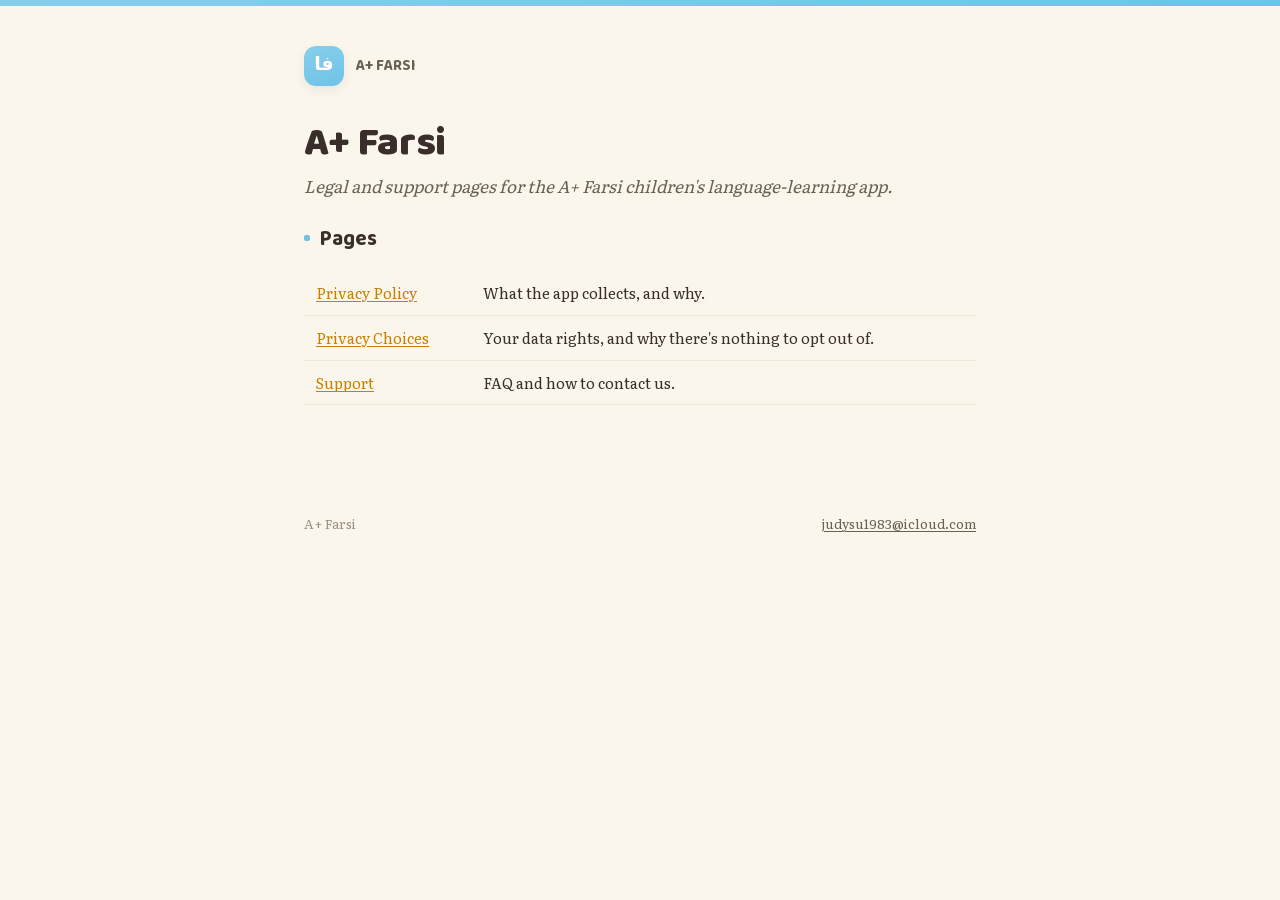
<file: index.html>
<!doctype html>
<html lang="en">
<head>
<meta charset="utf-8" />
<meta name="viewport" content="width=device-width, initial-scale=1" />
<title>A+ Farsi — Legal &amp; Support</title>
<meta name="description" content="Privacy policy, privacy choices, and support for the A+ Farsi children's learning app." />
<link rel="stylesheet" href="assets/style.css" />
</head>
<body>

<div class="band"></div>
<div class="letterhead">
  <div class="letterhead-id">
    <div class="mark">فا</div>
    <a class="brand" href="index.html">A+ FARSI</a>
  </div>
</div>

<main>
  <h1>A+ Farsi</h1>
  <p class="dek">Legal and support pages for the A+ Farsi children's language-learning app.</p>

  <section class="doc">
    <h3><span class="tag"></span>Pages</h3>
    <table class="data-table">
      <tr><td><a href="privacy.html">Privacy Policy</a></td><td>What the app collects, and why.</td></tr>
      <tr><td><a href="privacy-choices.html">Privacy Choices</a></td><td>Your data rights, and why there's nothing to opt out of.</td></tr>
      <tr><td><a href="support.html">Support</a></td><td>FAQ and how to contact us.</td></tr>
    </table>
  </section>
</main>

<footer>
  <span>A+ Farsi</span>
  <a href="mailto:judysu1983@icloud.com">judysu1983@icloud.com</a>
</footer>

</body>
</html>
</file>
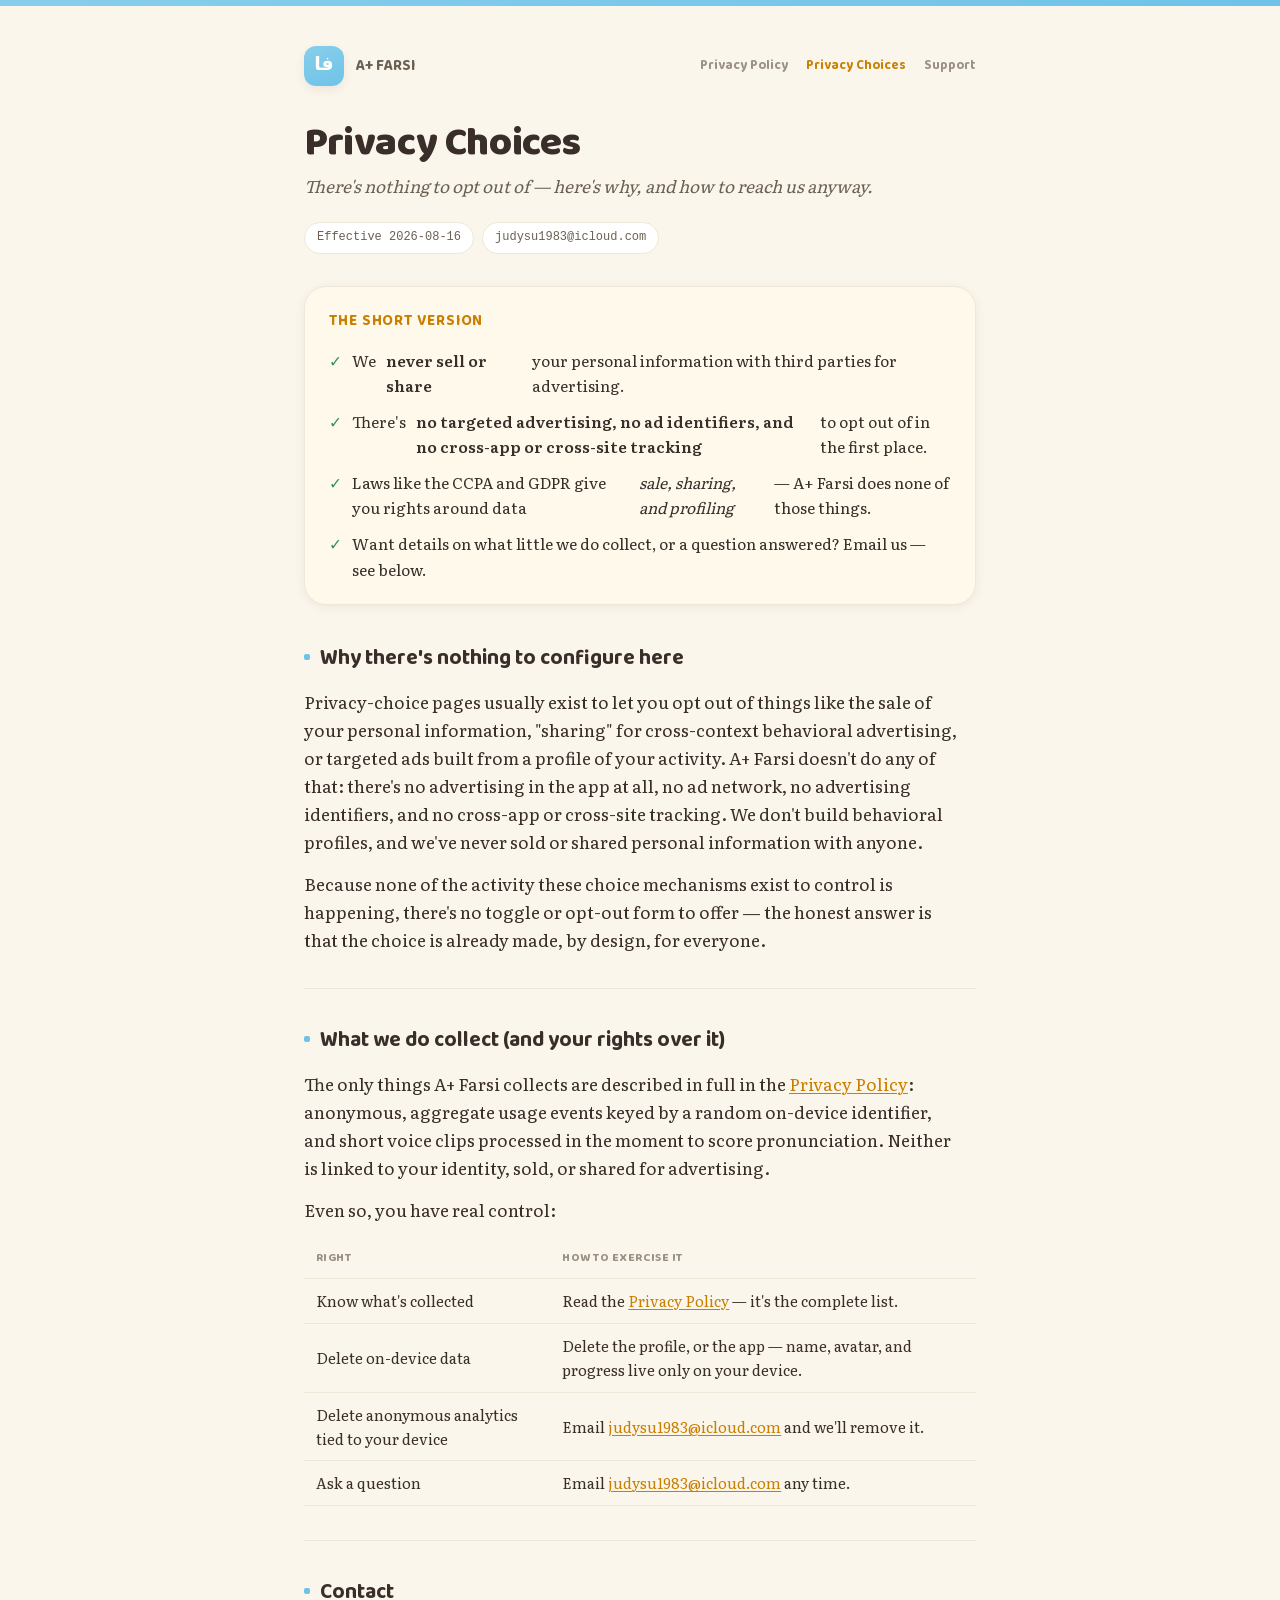
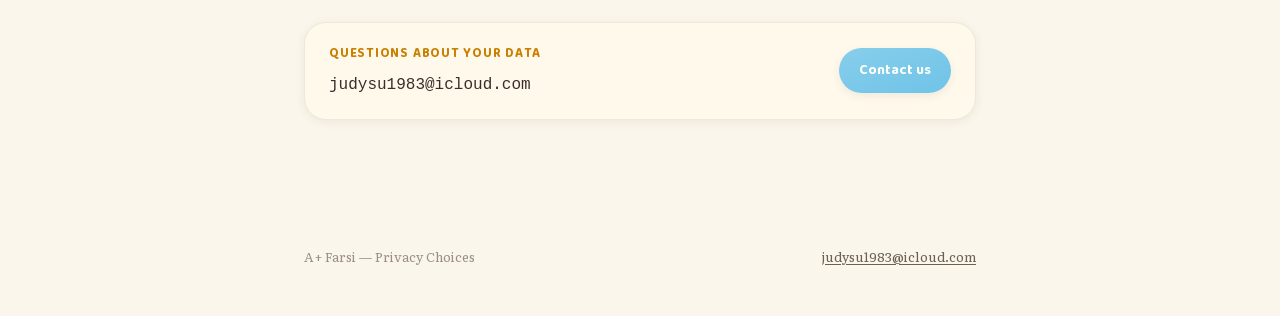
<file: privacy-choices.html>
<!doctype html>
<html lang="en">
<head>
<meta charset="utf-8" />
<meta name="viewport" content="width=device-width, initial-scale=1" />
<title>A+ Farsi — Privacy Choices</title>
<meta name="description" content="Why there's nothing to opt out of in A+ Farsi, and how to reach us about your data anyway." />
<link rel="stylesheet" href="assets/style.css" />
</head>
<body>

<div class="band"></div>
<div class="letterhead">
  <div class="letterhead-id">
    <div class="mark">فا</div>
    <a class="brand" href="index.html">A+ FARSI</a>
  </div>
  <nav class="nav-links">
    <a href="privacy.html">Privacy Policy</a>
    <a href="privacy-choices.html" aria-current="page">Privacy Choices</a>
    <a href="support.html">Support</a>
  </nav>
</div>

<main>
  <h1>Privacy Choices</h1>
  <p class="dek">There's nothing to opt out of — here's why, and how to reach us anyway.</p>

  <div class="meta-row">
    <span class="meta-chip">Effective 2026-08-16</span>
    <span class="meta-chip">judysu1983@icloud.com</span>
  </div>

  <div class="glance">
    <h2>The short version</h2>
    <ul>
      <li>We <b>never sell or share</b> your personal information with third parties for advertising.</li>
      <li>There's <b>no targeted advertising, no ad identifiers, and no cross-app or cross-site tracking</b> to opt out of in the first place.</li>
      <li>Laws like the CCPA and GDPR give you rights around data <em>sale, sharing, and profiling</em> — A+ Farsi does none of those things.</li>
      <li>Want details on what little we do collect, or a question answered? Email us — see below.</li>
    </ul>
  </div>

  <section class="doc">
    <h3><span class="tag"></span>Why there's nothing to configure here</h3>
    <p>Privacy-choice pages usually exist to let you opt out of things like the sale of your personal information, "sharing" for cross-context behavioral advertising, or targeted ads built from a profile of your activity. A+ Farsi doesn't do any of that: there's no advertising in the app at all, no ad network, no advertising identifiers, and no cross-app or cross-site tracking. We don't build behavioral profiles, and we've never sold or shared personal information with anyone.</p>
    <p>Because none of the activity these choice mechanisms exist to control is happening, there's no toggle or opt-out form to offer — the honest answer is that the choice is already made, by design, for everyone.</p>
  </section>

  <section class="doc">
    <h3><span class="tag"></span>What we do collect (and your rights over it)</h3>
    <p>The only things A+ Farsi collects are described in full in the <a href="privacy.html">Privacy Policy</a>: anonymous, aggregate usage events keyed by a random on-device identifier, and short voice clips processed in the moment to score pronunciation. Neither is linked to your identity, sold, or shared for advertising.</p>
    <p>Even so, you have real control:</p>
    <table class="data-table">
      <tr><th>Right</th><th>How to exercise it</th></tr>
      <tr><td>Know what's collected</td><td>Read the <a href="privacy.html">Privacy Policy</a> — it's the complete list.</td></tr>
      <tr><td>Delete on-device data</td><td>Delete the profile, or the app — name, avatar, and progress live only on your device.</td></tr>
      <tr><td>Delete anonymous analytics tied to your device</td><td>Email <a href="mailto:judysu1983@icloud.com">judysu1983@icloud.com</a> and we'll remove it.</td></tr>
      <tr><td>Ask a question</td><td>Email <a href="mailto:judysu1983@icloud.com">judysu1983@icloud.com</a> any time.</td></tr>
    </table>
  </section>

  <section class="doc">
    <h3><span class="tag"></span>Contact</h3>
    <div class="contact-card">
      <div>
        <span class="label">Questions about your data</span>
        <span class="addr">judysu1983@icloud.com</span>
      </div>
      <a class="btn" href="mailto:judysu1983@icloud.com">Contact us</a>
    </div>
  </section>
</main>

<footer>
  <span>A+ Farsi — Privacy Choices</span>
  <a href="mailto:judysu1983@icloud.com">judysu1983@icloud.com</a>
</footer>

</body>
</html>
</file>
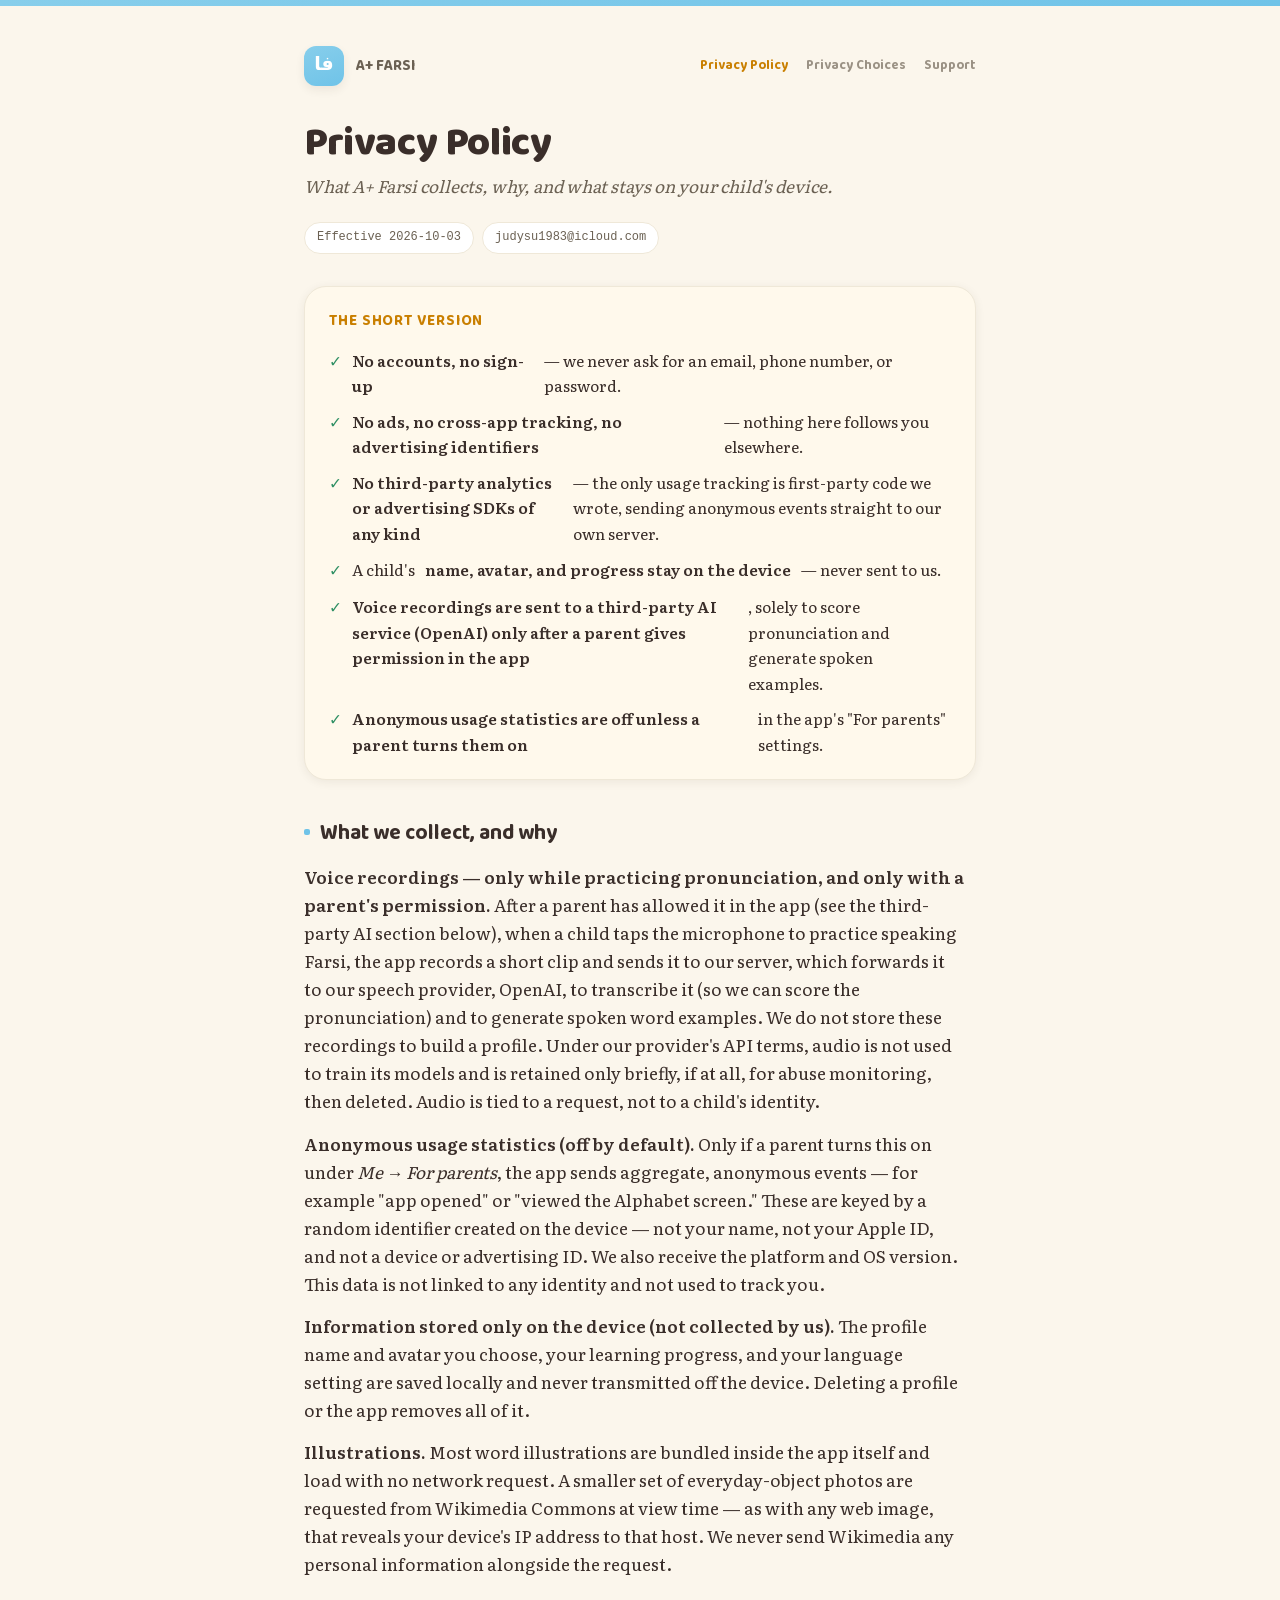
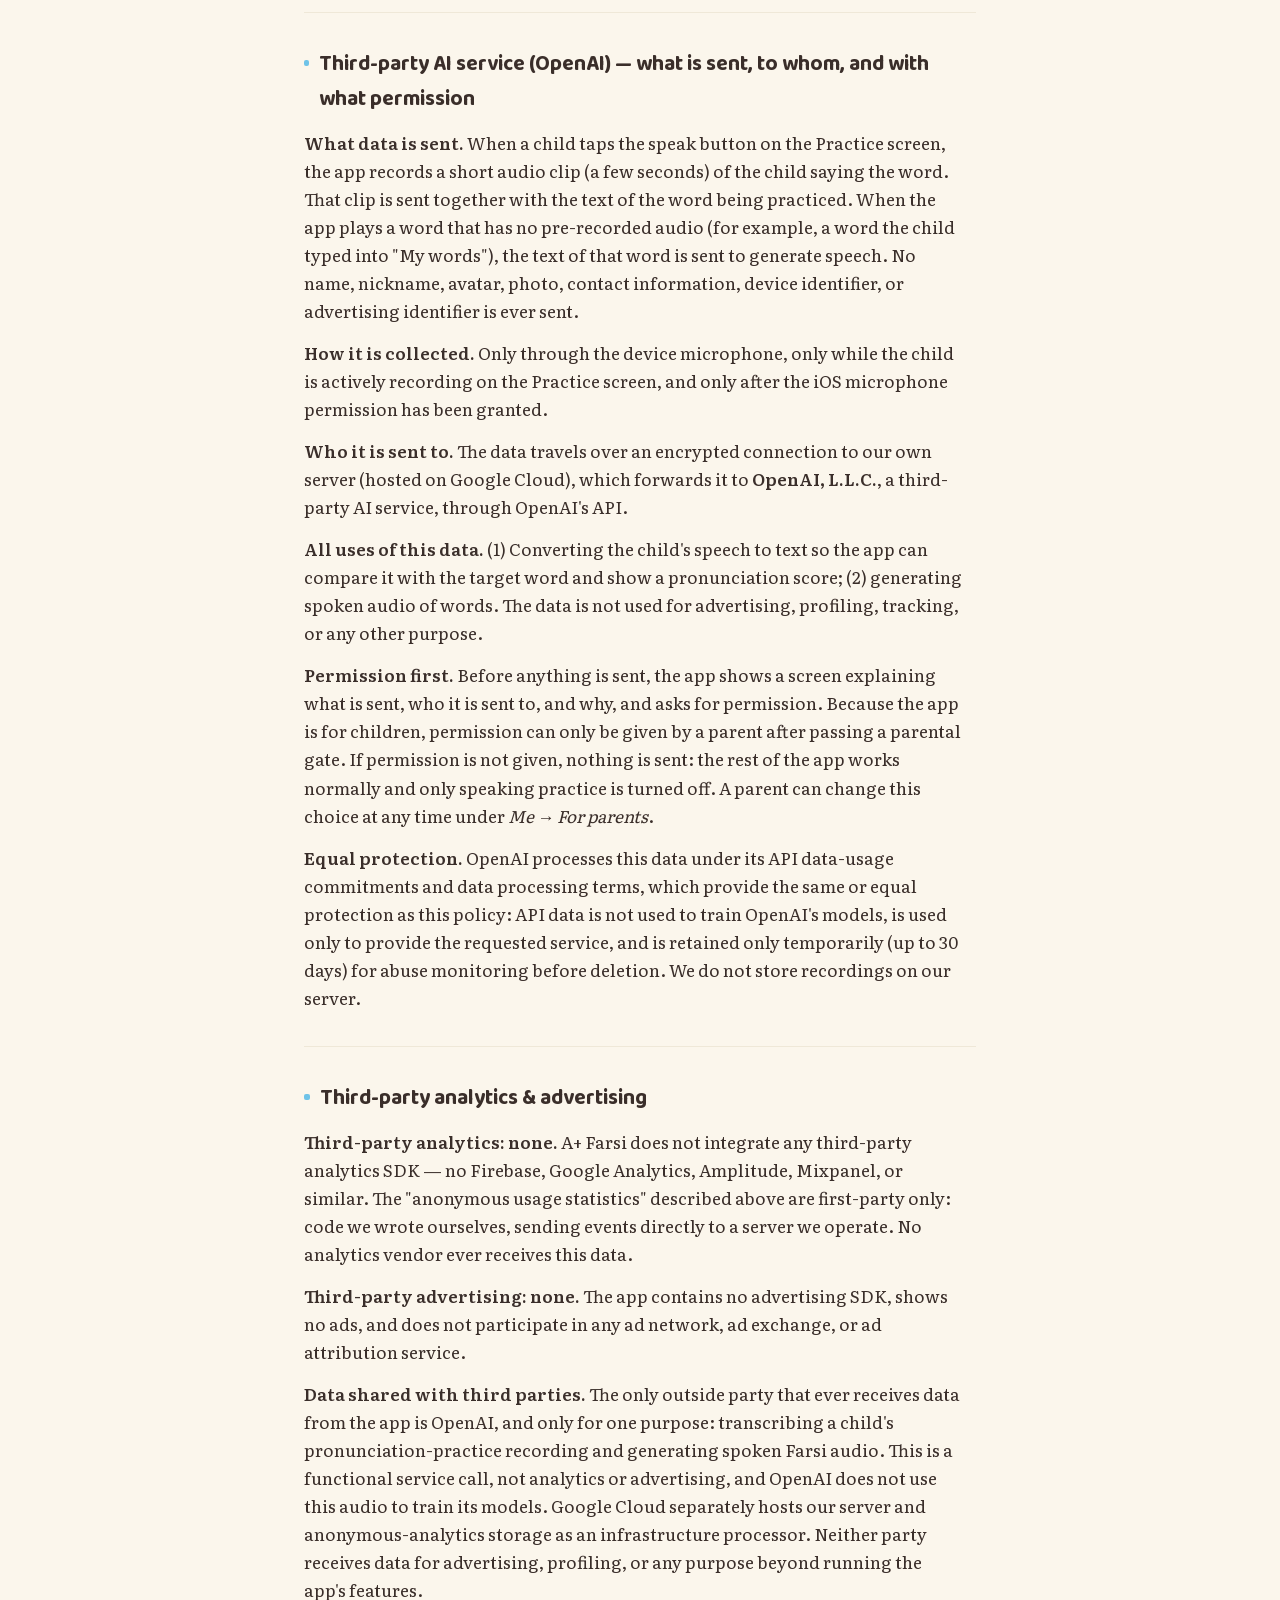
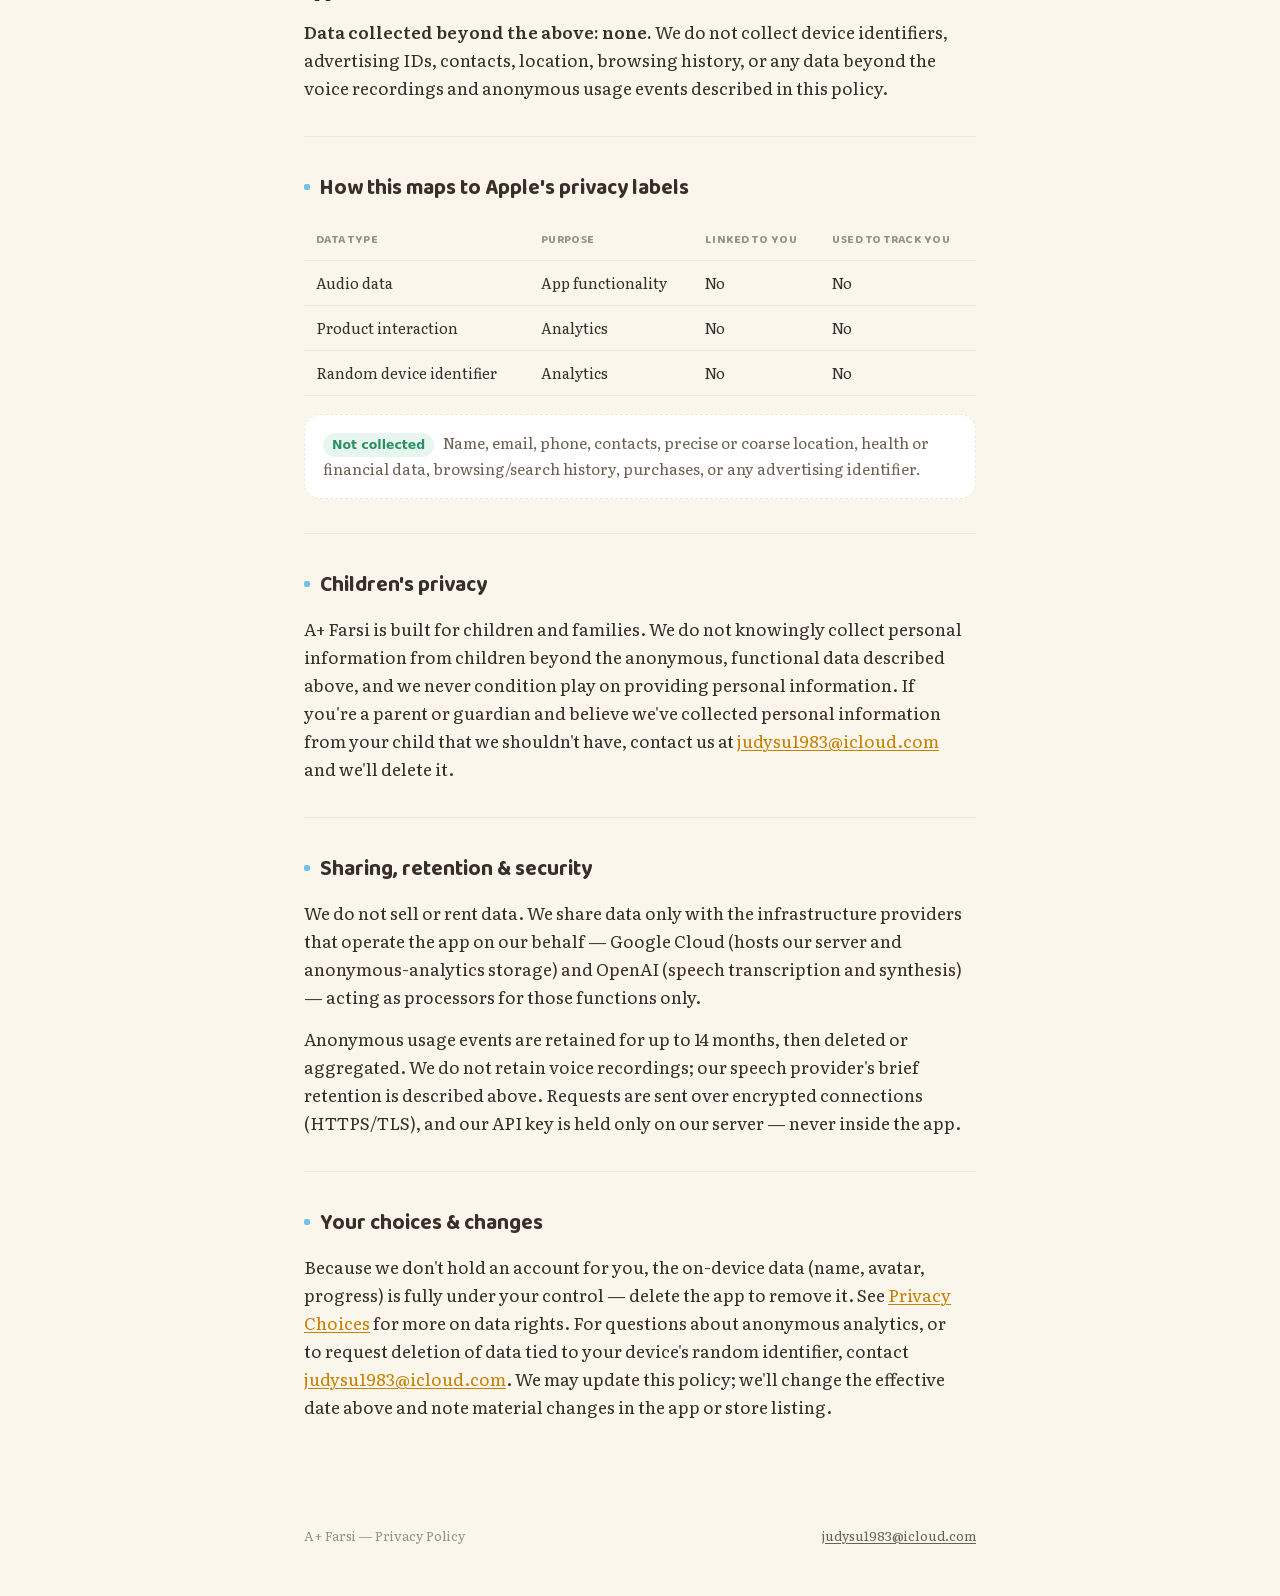
<file: privacy.html>
<!doctype html>
<html lang="en">
<head>
<meta charset="utf-8" />
<meta name="viewport" content="width=device-width, initial-scale=1" />
<title>A+ Farsi — Privacy Policy</title>
<meta name="description" content="What A+ Farsi collects, why, and what stays on your child's device." />
<link rel="stylesheet" href="assets/style.css" />
</head>
<body>

<div class="band"></div>
<div class="letterhead">
  <div class="letterhead-id">
    <div class="mark">فا</div>
    <a class="brand" href="index.html">A+ FARSI</a>
  </div>
  <nav class="nav-links">
    <a href="privacy.html" aria-current="page">Privacy Policy</a>
    <a href="privacy-choices.html">Privacy Choices</a>
    <a href="support.html">Support</a>
  </nav>
</div>

<main>
  <h1>Privacy Policy</h1>
  <p class="dek">What A+ Farsi collects, why, and what stays on your child's device.</p>

  <div class="meta-row">
    <span class="meta-chip">Effective 2026-10-03</span>
    <span class="meta-chip">judysu1983@icloud.com</span>
  </div>

  <div class="glance">
    <h2>The short version</h2>
    <ul>
      <li><b>No accounts, no sign-up</b> — we never ask for an email, phone number, or password.</li>
      <li><b>No ads, no cross-app tracking, no advertising identifiers</b> — nothing here follows you elsewhere.</li>
      <li><b>No third-party analytics or advertising SDKs of any kind</b> — the only usage tracking is first-party code we wrote, sending anonymous events straight to our own server.</li>
      <li>A child's <b>name, avatar, and progress stay on the device</b> — never sent to us.</li>
      <li><b>Voice recordings are sent to a third-party AI service (OpenAI) only after a parent gives permission in the app</b>, solely to score pronunciation and generate spoken examples.</li>
      <li><b>Anonymous usage statistics are off unless a parent turns them on</b> in the app's "For parents" settings.</li>
    </ul>
  </div>

  <section class="doc">
    <h3><span class="tag"></span>What we collect, and why</h3>
    <p><strong>Voice recordings — only while practicing pronunciation, and only with a parent's permission.</strong> After a parent has allowed it in the app (see the third-party AI section below), when a child taps the microphone to practice speaking Farsi, the app records a short clip and sends it to our server, which forwards it to our speech provider, OpenAI, to transcribe it (so we can score the pronunciation) and to generate spoken word examples. We do not store these recordings to build a profile. Under our provider's API terms, audio is not used to train its models and is retained only briefly, if at all, for abuse monitoring, then deleted. Audio is tied to a request, not to a child's identity.</p>
    <p><strong>Anonymous usage statistics (off by default).</strong> Only if a parent turns this on under <em>Me → For parents</em>, the app sends aggregate, anonymous events — for example "app opened" or "viewed the Alphabet screen." These are keyed by a random identifier created on the device — not your name, not your Apple ID, and not a device or advertising ID. We also receive the platform and OS version. This data is not linked to any identity and not used to track you.</p>
    <p><strong>Information stored only on the device (not collected by us).</strong> The profile name and avatar you choose, your learning progress, and your language setting are saved locally and never transmitted off the device. Deleting a profile or the app removes all of it.</p>
    <p><strong>Illustrations.</strong> Most word illustrations are bundled inside the app itself and load with no network request. A smaller set of everyday-object photos are requested from Wikimedia Commons at view time — as with any web image, that reveals your device's IP address to that host. We never send Wikimedia any personal information alongside the request.</p>
  </section>

  <section class="doc">
    <h3><span class="tag"></span>Third-party AI service (OpenAI) — what is sent, to whom, and with what permission</h3>
    <p><strong>What data is sent.</strong> When a child taps the speak button on the Practice screen, the app records a short audio clip (a few seconds) of the child saying the word. That clip is sent together with the text of the word being practiced. When the app plays a word that has no pre-recorded audio (for example, a word the child typed into "My words"), the text of that word is sent to generate speech. No name, nickname, avatar, photo, contact information, device identifier, or advertising identifier is ever sent.</p>
    <p><strong>How it is collected.</strong> Only through the device microphone, only while the child is actively recording on the Practice screen, and only after the iOS microphone permission has been granted.</p>
    <p><strong>Who it is sent to.</strong> The data travels over an encrypted connection to our own server (hosted on Google Cloud), which forwards it to <b>OpenAI, L.L.C.</b>, a third-party AI service, through OpenAI's API.</p>
    <p><strong>All uses of this data.</strong> (1) Converting the child's speech to text so the app can compare it with the target word and show a pronunciation score; (2) generating spoken audio of words. The data is not used for advertising, profiling, tracking, or any other purpose.</p>
    <p><strong>Permission first.</strong> Before anything is sent, the app shows a screen explaining what is sent, who it is sent to, and why, and asks for permission. Because the app is for children, permission can only be given by a parent after passing a parental gate. If permission is not given, nothing is sent: the rest of the app works normally and only speaking practice is turned off. A parent can change this choice at any time under <em>Me → For parents</em>.</p>
    <p><strong>Equal protection.</strong> OpenAI processes this data under its API data-usage commitments and data processing terms, which provide the same or equal protection as this policy: API data is not used to train OpenAI's models, is used only to provide the requested service, and is retained only temporarily (up to 30 days) for abuse monitoring before deletion. We do not store recordings on our server.</p>
  </section>

  <section class="doc">
    <h3><span class="tag"></span>Third-party analytics &amp; advertising</h3>
    <p><strong>Third-party analytics: none.</strong> A+ Farsi does not integrate any third-party analytics SDK — no Firebase, Google Analytics, Amplitude, Mixpanel, or similar. The "anonymous usage statistics" described above are first-party only: code we wrote ourselves, sending events directly to a server we operate. No analytics vendor ever receives this data.</p>
    <p><strong>Third-party advertising: none.</strong> The app contains no advertising SDK, shows no ads, and does not participate in any ad network, ad exchange, or ad attribution service.</p>
    <p><strong>Data shared with third parties.</strong> The only outside party that ever receives data from the app is OpenAI, and only for one purpose: transcribing a child's pronunciation-practice recording and generating spoken Farsi audio. This is a functional service call, not analytics or advertising, and OpenAI does not use this audio to train its models. Google Cloud separately hosts our server and anonymous-analytics storage as an infrastructure processor. Neither party receives data for advertising, profiling, or any purpose beyond running the app's features.</p>
    <p><strong>Data collected beyond the above: none.</strong> We do not collect device identifiers, advertising IDs, contacts, location, browsing history, or any data beyond the voice recordings and anonymous usage events described in this policy.</p>
  </section>

  <section class="doc">
    <h3><span class="tag"></span>How this maps to Apple's privacy labels</h3>
    <table class="data-table">
      <tr><th>Data type</th><th>Purpose</th><th>Linked to you</th><th>Used to track you</th></tr>
      <tr><td>Audio data</td><td>App functionality</td><td>No</td><td>No</td></tr>
      <tr><td>Product interaction</td><td>Analytics</td><td>No</td><td>No</td></tr>
      <tr><td>Random device identifier</td><td>Analytics</td><td>No</td><td>No</td></tr>
    </table>
    <div class="not-collected">
      <span class="pill">Not collected</span> &nbsp; Name, email, phone, contacts, precise or coarse location, health or financial data, browsing/search history, purchases, or any advertising identifier.
    </div>
  </section>

  <section class="doc">
    <h3><span class="tag"></span>Children's privacy</h3>
    <p>A+ Farsi is built for children and families. We do not knowingly collect personal information from children beyond the anonymous, functional data described above, and we never condition play on providing personal information. If you're a parent or guardian and believe we've collected personal information from your child that we shouldn't have, contact us at <a href="mailto:judysu1983@icloud.com">judysu1983@icloud.com</a> and we'll delete it.</p>
  </section>

  <section class="doc">
    <h3><span class="tag"></span>Sharing, retention &amp; security</h3>
    <p>We do not sell or rent data. We share data only with the infrastructure providers that operate the app on our behalf — Google Cloud (hosts our server and anonymous-analytics storage) and OpenAI (speech transcription and synthesis) — acting as processors for those functions only.</p>
    <p>Anonymous usage events are retained for up to 14 months, then deleted or aggregated. We do not retain voice recordings; our speech provider's brief retention is described above. Requests are sent over encrypted connections (HTTPS/TLS), and our API key is held only on our server — never inside the app.</p>
  </section>

  <section class="doc">
    <h3><span class="tag"></span>Your choices &amp; changes</h3>
    <p>Because we don't hold an account for you, the on-device data (name, avatar, progress) is fully under your control — delete the app to remove it. See <a href="privacy-choices.html">Privacy Choices</a> for more on data rights. For questions about anonymous analytics, or to request deletion of data tied to your device's random identifier, contact <a href="mailto:judysu1983@icloud.com">judysu1983@icloud.com</a>. We may update this policy; we'll change the effective date above and note material changes in the app or store listing.</p>
  </section>
</main>

<footer>
  <span>A+ Farsi — Privacy Policy</span>
  <a href="mailto:judysu1983@icloud.com">judysu1983@icloud.com</a>
</footer>

</body>
</html>
</file>
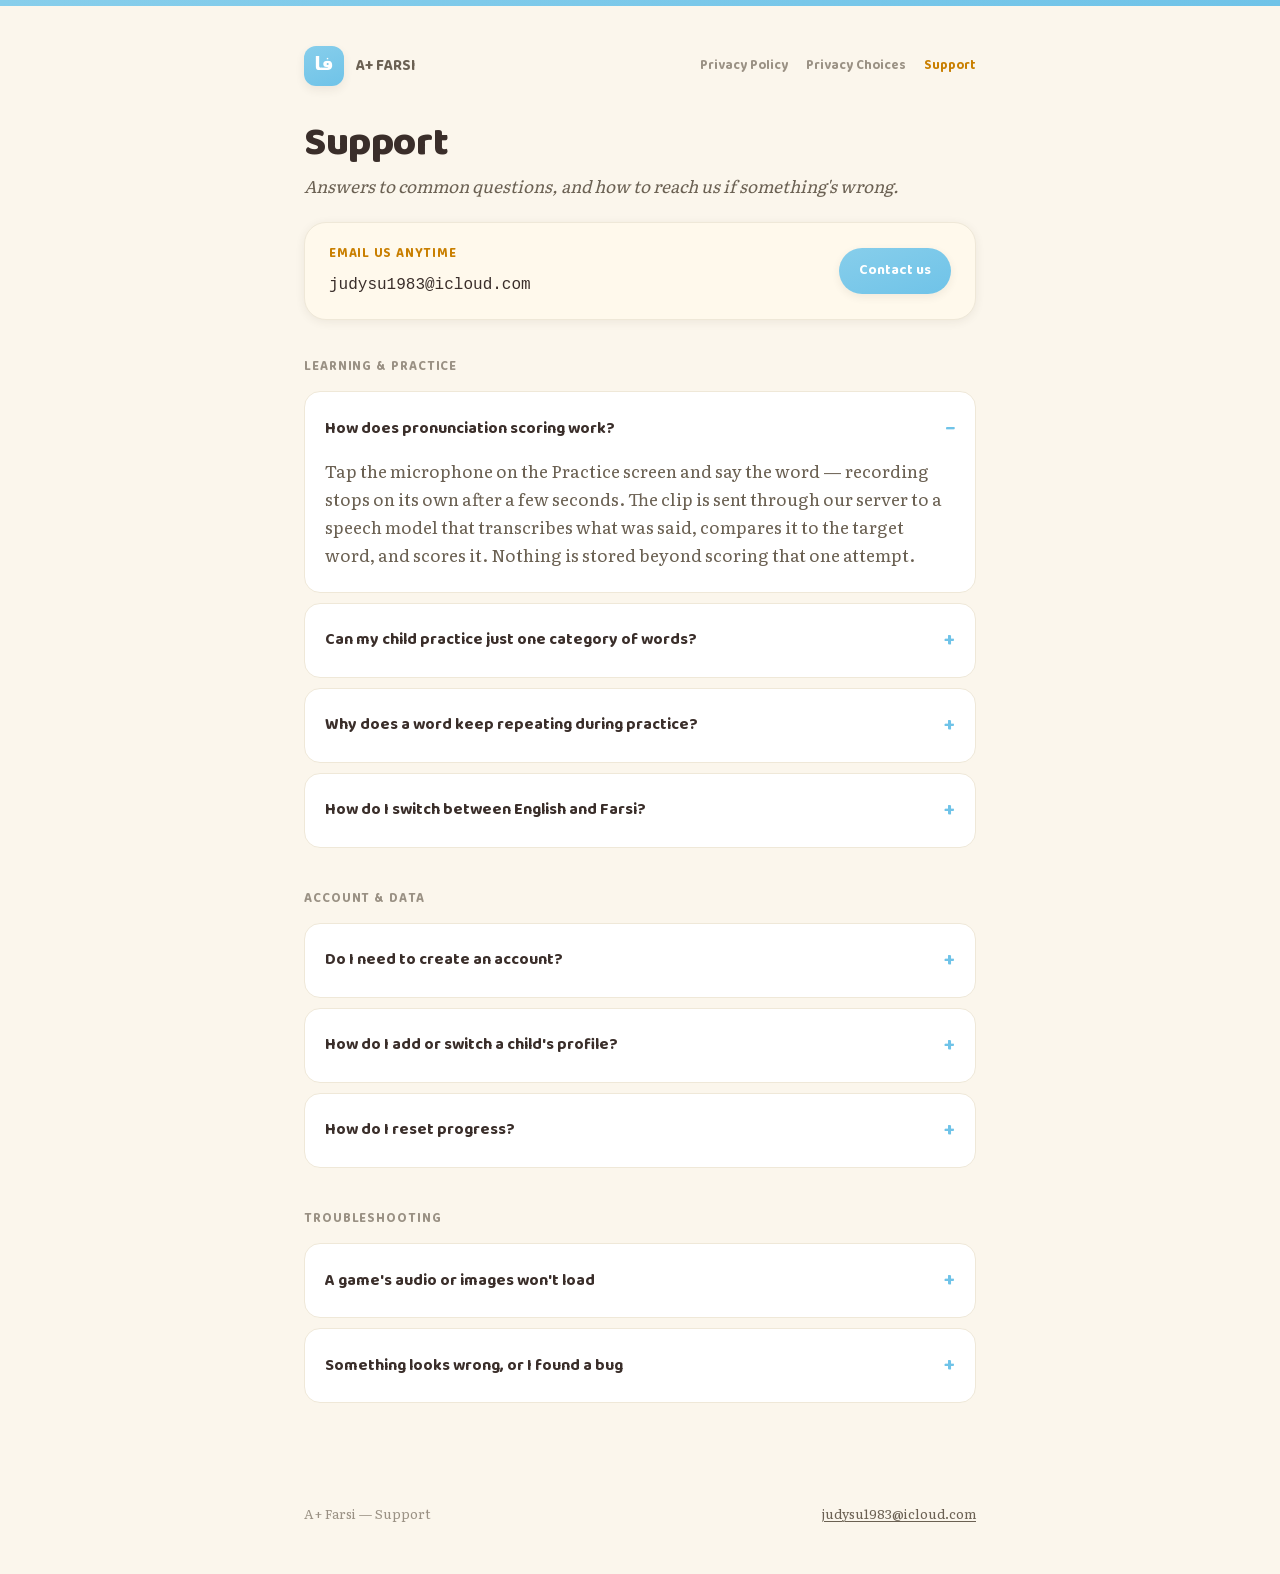
<file: support.html>
<!doctype html>
<html lang="en">
<head>
<meta charset="utf-8" />
<meta name="viewport" content="width=device-width, initial-scale=1" />
<title>A+ Farsi — Support</title>
<meta name="description" content="Support and FAQ for the A+ Farsi children's learning app." />
<link rel="stylesheet" href="assets/style.css" />
</head>
<body>

<div class="band"></div>
<div class="letterhead">
  <div class="letterhead-id">
    <div class="mark">فا</div>
    <a class="brand" href="index.html">A+ FARSI</a>
  </div>
  <nav class="nav-links">
    <a href="privacy.html">Privacy Policy</a>
    <a href="privacy-choices.html">Privacy Choices</a>
    <a href="support.html" aria-current="page">Support</a>
  </nav>
</div>

<main>
  <h1>Support</h1>
  <p class="dek">Answers to common questions, and how to reach us if something's wrong.</p>

  <div class="contact-card">
    <div>
      <span class="label">Email us anytime</span>
      <span class="addr">judysu1983@icloud.com</span>
    </div>
    <a class="btn" href="mailto:judysu1983@icloud.com">Contact us</a>
  </div>

  <h2 class="section-label">Learning &amp; practice</h2>

  <details open>
    <summary>How does pronunciation scoring work?</summary>
    <p>Tap the microphone on the Practice screen and say the word — recording stops on its own after a few seconds. The clip is sent through our server to a speech model that transcribes what was said, compares it to the target word, and scores it. Nothing is stored beyond scoring that one attempt.</p>
  </details>

  <details>
    <summary>Can my child practice just one category of words?</summary>
    <p>Yes — on the Practice screen, use the category filter near the top to narrow practice to a single topic (animals, numbers, food, and so on) instead of the full word list.</p>
  </details>

  <details>
    <summary>Why does a word keep repeating during practice?</summary>
    <p>Practice prioritizes words that are due for review under the app's spaced-repetition schedule. Once a review batch is cleared, new and less-recently-seen words are pulled in automatically.</p>
  </details>

  <details>
    <summary>How do I switch between English and Farsi?</summary>
    <p>Tap the language toggle (فا / EN) on the Home screen. Switching to Farsi mirrors the whole layout right-to-left — the app will prompt for a quick restart so every screen updates consistently.</p>
  </details>

  <h2 class="section-label">Account &amp; data</h2>

  <details>
    <summary>Do I need to create an account?</summary>
    <p>No — there's no sign-up, ever. A profile is just a name and an avatar chosen on-device, and everything (progress, streaks, badges) is stored locally. See our <a href="privacy.html">Privacy Policy</a> for the full details on what stays on the device versus what's sent anywhere.</p>
  </details>

  <details>
    <summary>How do I add or switch a child's profile?</summary>
    <p>Tap the avatar in the top-left of the Home screen to switch profiles, or add a new one. Each profile keeps its own separate progress.</p>
  </details>

  <details>
    <summary>How do I reset progress?</summary>
    <p>Email us at <a href="mailto:judysu1983@icloud.com">judysu1983@icloud.com</a> with a description of what you'd like reset — since progress lives only on the device, the fastest full reset is removing and reinstalling the app for that profile.</p>
  </details>

  <h2 class="section-label">Troubleshooting</h2>

  <details>
    <summary>A game's audio or images won't load</summary>
    <p>Most illustrations and all audio are bundled with the app, so this usually points to a low-storage or update issue. Try closing and reopening the app first; if it persists, email us with the game name and what you're seeing.</p>
  </details>

  <details>
    <summary>Something looks wrong, or I found a bug</summary>
    <p>We'd love to hear about it. Email <a href="mailto:judysu1983@icloud.com">judysu1983@icloud.com</a> with your device model, iOS version, and what happened — a screenshot helps a lot.</p>
  </details>

</main>

<footer>
  <span>A+ Farsi — Support</span>
  <a href="mailto:judysu1983@icloud.com">judysu1983@icloud.com</a>
</footer>

</body>
</html>
</file>
<file: assets/style.css>
@font-face {
  font-family: 'Baloo Display';
  font-style: normal;
  font-weight: 700 800;
  font-display: swap;
  src: url([data-uri]) format('woff2');
}
@font-face {
  font-family: 'Literata Body';
  font-style: normal;
  font-weight: 400 600;
  font-display: swap;
  src: url([data-uri]) format('woff2');
}

:root {
  --bg: #FBF6EC;
  --surface: #FFFFFF;
  --surface-tint: #FFF9EC;
  --ink: #3A2E2A;
  --ink-soft: #6B6153;
  --ink-faint: #9A9184;
  --rule: #EFE8D8;
  --sky-1: #87CEEB;
  --sky-2: #6FC3E8;
  --gold: #C97F00;
  --gold-soft: #FFF1DE;
  --green: #2E8F63;
  --green-soft: #E7F7EF;
  --shadow: rgba(58,46,42,0.08);
}

@media (prefers-color-scheme: dark) {
  :root:not([data-theme="light"]) {
    --bg: #211B15;
    --surface: #2B241C;
    --surface-tint: #332A1E;
    --ink: #F3EADD;
    --ink-soft: #C9BCA9;
    --ink-faint: #98897A;
    --rule: #443A2C;
    --sky-1: #3E7C93;
    --sky-2: #35688A;
    --gold: #FFC155;
    --gold-soft: #3A2E16;
    --green: #6FD9A6;
    --green-soft: #1D3327;
    --shadow: rgba(0,0,0,0.35);
  }
}
:root[data-theme="dark"] {
  --bg: #211B15;
  --surface: #2B241C;
  --surface-tint: #332A1E;
  --ink: #F3EADD;
  --ink-soft: #C9BCA9;
  --ink-faint: #98897A;
  --rule: #443A2C;
  --sky-1: #3E7C93;
  --sky-2: #35688A;
  --gold: #FFC155;
  --gold-soft: #3A2E16;
  --green: #6FD9A6;
  --green-soft: #1D3327;
  --shadow: rgba(0,0,0,0.35);
}

* { box-sizing: border-box; }
html, body { margin: 0; padding: 0; }
body {
  background: var(--bg);
  color: var(--ink);
  font-family: 'Literata Body', 'Iowan Old Style', Georgia, serif;
  font-size: 17px;
  line-height: 1.65;
  -webkit-font-smoothing: antialiased;
}

a { color: var(--gold); text-decoration-thickness: 1px; text-underline-offset: 2px; }
a:focus-visible, button:focus-visible, summary:focus-visible { outline: 2px solid var(--gold); outline-offset: 3px; border-radius: 4px; }

.band { height: 6px; background: linear-gradient(90deg, var(--sky-1), var(--sky-2)); }

.letterhead {
  max-width: 720px; margin: 0 auto; padding: 40px 24px 0;
  display: flex; align-items: center; justify-content: space-between; gap: 12px;
}
.letterhead-id { display: flex; align-items: center; gap: 12px; }
.mark {
  width: 40px; height: 40px; border-radius: 12px;
  background: linear-gradient(160deg, var(--sky-1), var(--sky-2));
  display: flex; align-items: center; justify-content: center;
  font-family: 'Baloo Display', system-ui, sans-serif;
  font-weight: 800; color: #fff; font-size: 19px; flex-shrink: 0;
  box-shadow: 0 4px 10px var(--shadow);
}
.brand {
  font-family: 'Baloo Display', system-ui, sans-serif;
  font-weight: 700; font-size: 15px; letter-spacing: 0.01em; color: var(--ink-soft);
  text-decoration: none;
}
.nav-links { display: flex; gap: 18px; }
.nav-links a {
  font-family: 'Baloo Display', system-ui, sans-serif;
  font-weight: 700; font-size: 13px; color: var(--ink-faint); text-decoration: none;
}
.nav-links a[aria-current="page"] { color: var(--gold); }

main { max-width: 720px; margin: 0 auto; padding: 28px 24px 90px; }

h1 {
  font-family: 'Baloo Display', system-ui, sans-serif;
  font-weight: 800;
  font-size: clamp(30px, 5vw, 40px);
  line-height: 1.15;
  letter-spacing: -0.01em;
  margin: 6px 0 6px;
  text-wrap: balance;
  color: var(--ink);
}
.dek {
  font-family: 'Literata Body', Georgia, serif;
  font-style: italic;
  color: var(--ink-soft);
  font-size: 17px;
  margin: 0 0 22px;
  max-width: 60ch;
}

.meta-row { display: flex; flex-wrap: wrap; gap: 8px; margin-bottom: 32px; }
.meta-chip {
  font-family: ui-monospace, 'SF Mono', Menlo, monospace;
  font-size: 12px;
  color: var(--ink-soft);
  background: var(--surface);
  border: 1px solid var(--rule);
  border-radius: 999px;
  padding: 5px 12px;
}

.glance {
  background: var(--surface-tint);
  border: 1px solid var(--rule);
  border-radius: 22px;
  padding: 22px 24px;
  margin-bottom: 36px;
  box-shadow: 0 2px 10px var(--shadow);
}
.glance h2 {
  font-family: 'Baloo Display', system-ui, sans-serif;
  font-size: 15px; font-weight: 700; text-transform: uppercase; letter-spacing: 0.06em;
  color: var(--gold); margin: 0 0 14px;
}
.glance ul { margin: 0; padding: 0; list-style: none; display: grid; gap: 10px; }
.glance li { display: flex; gap: 10px; align-items: baseline; font-size: 15.5px; }
.glance li::before {
  content: '✓';
  font-family: 'Baloo Display', system-ui, sans-serif;
  color: var(--green); font-weight: 800; flex-shrink: 0;
}
.glance b { color: var(--ink); }

section.doc { margin-top: 8px; }
section.doc + section.doc { margin-top: 34px; padding-top: 34px; border-top: 1px solid var(--rule); }
h3 {
  font-family: 'Baloo Display', system-ui, sans-serif;
  font-weight: 700; font-size: 21px; margin: 0 0 12px;
  display: flex; align-items: baseline; gap: 10px;
}
h3 .tag { width: 6px; height: 6px; border-radius: 2px; background: var(--sky-2); display: inline-block; transform: translateY(-4px); }
p { margin: 0 0 14px; max-width: 66ch; color: var(--ink); }
p.soft { color: var(--ink-soft); }
strong { color: var(--ink); }

.data-table { width: 100%; border-collapse: collapse; margin: 14px 0 18px; font-size: 14.5px; font-family: 'Literata Body', Georgia, serif; }
.data-table th, .data-table td { text-align: left; padding: 10px 12px; border-bottom: 1px solid var(--rule); }
.data-table th {
  font-family: 'Baloo Display', system-ui, sans-serif;
  font-weight: 700; font-size: 12px; text-transform: uppercase; letter-spacing: 0.04em; color: var(--ink-faint);
}
.pill {
  display: inline-block; font-size: 12.5px; font-family: ui-sans-serif, system-ui;
  padding: 2px 9px; border-radius: 999px; background: var(--green-soft); color: var(--green); font-weight: 600;
}

.not-collected {
  background: var(--surface); border: 1px dashed var(--rule); border-radius: 16px;
  padding: 16px 18px; font-size: 15px; color: var(--ink-soft);
}

.contact-card {
  background: var(--surface-tint); border: 1px solid var(--rule); border-radius: 22px;
  padding: 20px 24px; margin-bottom: 36px; box-shadow: 0 2px 10px var(--shadow);
  display: flex; align-items: center; justify-content: space-between; flex-wrap: wrap; gap: 14px;
}
.contact-card .label {
  font-family: 'Baloo Display', system-ui, sans-serif;
  font-size: 13px; font-weight: 700; text-transform: uppercase; letter-spacing: 0.06em;
  color: var(--gold); display: block; margin-bottom: 4px;
}
.contact-card .addr { font-family: ui-monospace, 'SF Mono', Menlo, monospace; font-size: 16px; color: var(--ink); }
.btn {
  font-family: 'Baloo Display', system-ui, sans-serif;
  font-weight: 700; font-size: 14px; color: #fff;
  background: linear-gradient(160deg, var(--sky-1), var(--sky-2));
  padding: 11px 20px; border-radius: 999px; text-decoration: none;
  box-shadow: 0 3px 8px var(--shadow); white-space: nowrap;
}

h2.section-label {
  font-family: 'Baloo Display', system-ui, sans-serif;
  font-size: 13px; font-weight: 700; text-transform: uppercase; letter-spacing: 0.07em;
  color: var(--ink-faint); margin: 40px 0 14px;
}
h2.section-label:first-of-type { margin-top: 0; }

details {
  background: var(--surface); border: 1px solid var(--rule); border-radius: 16px;
  padding: 4px 20px; margin-bottom: 10px;
}
summary {
  font-family: 'Baloo Display', system-ui, sans-serif;
  font-weight: 700; font-size: 16px; padding: 16px 0; cursor: pointer; list-style: none;
  display: flex; align-items: center; justify-content: space-between; gap: 12px;
}
summary::-webkit-details-marker { display: none; }
summary::after {
  content: '+'; font-family: 'Baloo Display', system-ui, sans-serif; font-size: 20px;
  color: var(--sky-2); flex-shrink: 0; transition: transform 0.15s ease;
}
details[open] summary::after { content: '−'; }
details p { padding-bottom: 18px; margin: -4px 0 0; color: var(--ink-soft); max-width: 62ch; }
details p a { color: var(--gold); }

@media (prefers-reduced-motion: reduce) { summary::after { transition: none; } }

footer {
  max-width: 720px; margin: 0 auto; padding: 0 24px 50px;
  display: flex; justify-content: space-between; flex-wrap: wrap; gap: 10px;
  color: var(--ink-faint); font-size: 13px;
}
footer a { color: var(--ink-soft); }

@media (max-width: 480px) {
  body { font-size: 16px; }
  .glance, main, .contact-card { padding-left: 18px; padding-right: 18px; }
}
</file>
